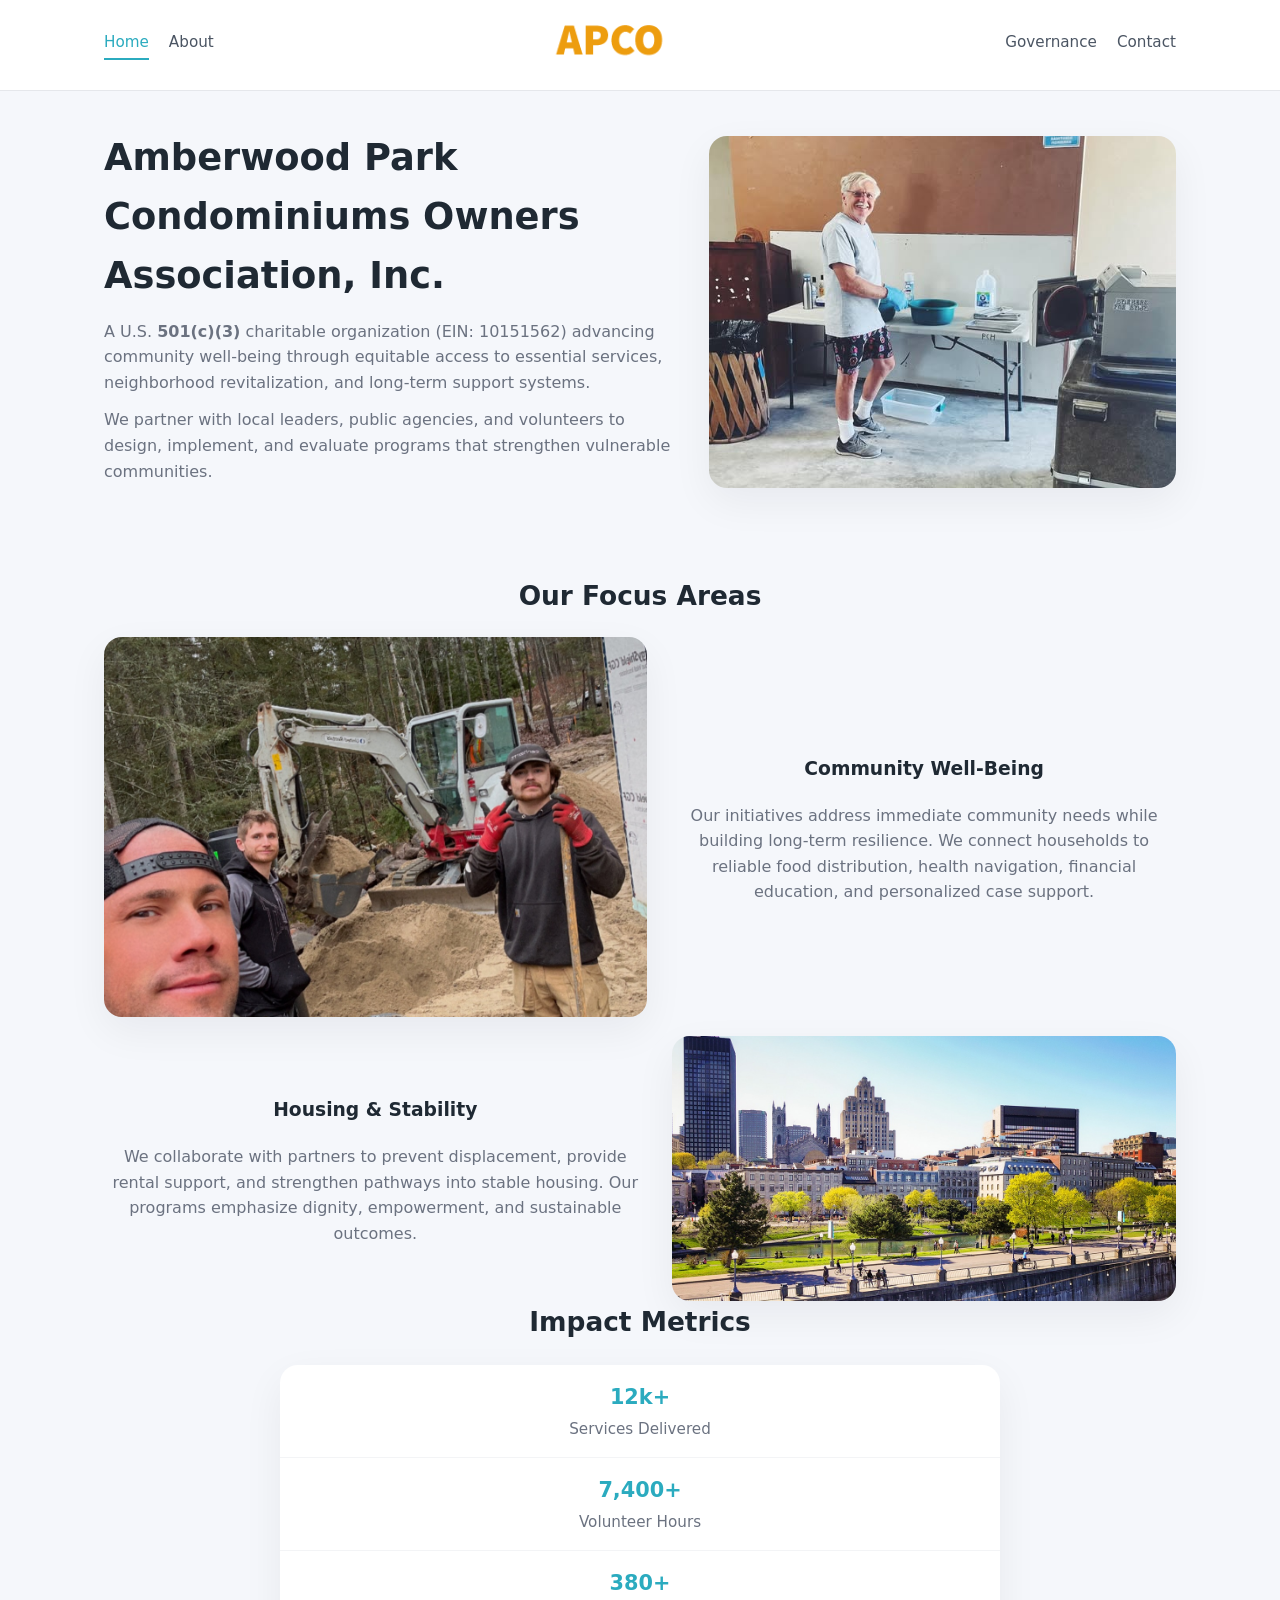
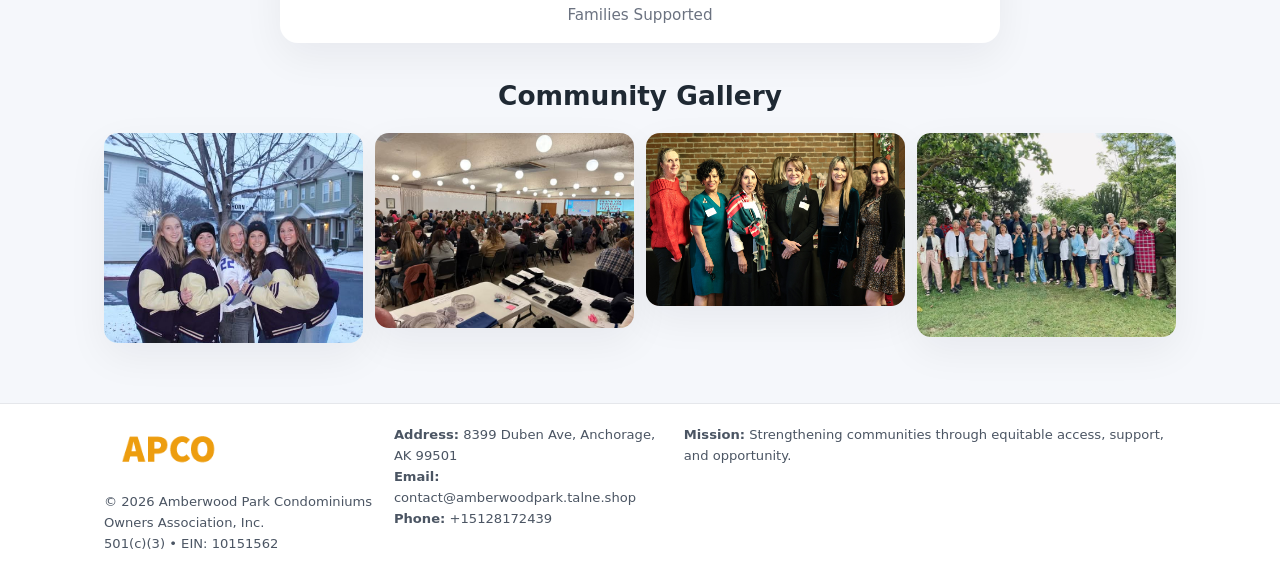
<file: index.html>
<!doctype html>
<html lang="en">
<head>
<meta charset="utf-8"/>
<meta name="viewport" content="width=device-width,initial-scale=1"/>
<title>Amberwood Park Condominiums Owners Association, Inc. – Nonprofit • 2025</title>
<link rel="stylesheet" href="assets/styles.css"/>
<link rel="icon" href="images/logo.png"/>

<meta name="data-ein" content="10151562">
<meta name="data-name" content="Amberwood Park Condominiums Owners Association, Inc.">
<meta name="data-email" content="contact@amberwoodpark.talne.shop">
<meta name="data-phone" content="+15128172439">
<meta name="data-address" content="8399 Duben Ave,
Anchorage, AK 99501">
<meta name="data-map" content="8399+Duben+Ave,+Anchorage,+AK+99501">
  <meta name="description" content="Our nonprofit strengthens the community with programs focused on community services, education, and direct relief.">
<meta name="facebook-domain-verification" content="129qggynygzfyxdbep3f0gyck5a2aa" />
</head>
<body>
<div style="position:absolute;left:-9999px;top:-9999px;opacity:0" data-uniq="{{UNIQUE_BLOB}}">
  <span>Our nonprofit strengthens the community with programs focused on community services, education, and direct relief.</span><svg width="12" height="12" viewBox="0 0 12 12" xmlns="http://www.w3.org/2000/svg"><circle cx="6" cy="6" r="5" fill="#9d174d"/></svg><img src="images/land.jpg" width="1" height="1" alt="" loading="lazy"/>
</div>


<header>
  <div class="header-inner">
    <nav>
      <a class="active" href="index.html">Home</a>
      <a href="about.html">About</a>
    </nav>
    <a href="index.html"><img src="images/logo.png" style="width:150px"></a>
    <nav>
      <a href="governance.html">Governance</a>
      <a href="contact.html">Contact</a>
    </nav>
  </div>
</header>

<div class="c906d521721">
  <div class="hero-wrap">
    <div>
      <h1>Amberwood Park Condominiums Owners Association, Inc.</h1>
      <p class="cc5c8833832">
        A U.S. <strong>501(c)(3)</strong> charitable organization (EIN: 10151562) advancing
        community well-being through equitable access to essential services,
        neighborhood revitalization, and long-term support systems.
      </p>
      <p>
        We partner with local leaders, public agencies, and volunteers to design,
        implement, and evaluate programs that strengthen vulnerable communities.
      </p>
    </div>
    <img src="images/hero.jpg" alt="Community support">
  </div>
</div>

<section class="section">
  <h2>Our Focus Areas</h2>

  <div class="zig">
    <img src="images/jobs.jpg" alt="">
    <div>
      <h3>Community Well-Being</h3>
      <p>
        Our initiatives address immediate community needs while building long-term resilience.
        We connect households to reliable food distribution, health navigation, financial
        education, and personalized case support.
      </p>
    </div>
  </div>

  <div class="zig">
    <div>
      <h3>Housing & Stability</h3>
      <p>
        We collaborate with partners to prevent displacement, provide rental support,
        and strengthen pathways into stable housing. Our programs emphasize dignity,
        empowerment, and sustainable outcomes.
      </p>
    </div>
    <img src="images/land.jpg" alt="">
  </div>

  <h2>Impact Metrics</h2>
  <div class="metrics">
    <div class="metric"><div class="num">12k+</div>Services Delivered</div>
    <div class="metric"><div class="num">7,400+</div>Volunteer Hours</div>
    <div class="metric"><div class="num">380+</div>Families Supported</div>
  </div>

  <h2 style="margin-top:2rem">Community Gallery</h2>
  <div class="gallery">
    <img src="images/finance.jpg" alt="">
    <img src="images/education.jpg" alt="">
    <img src="images/community.jpg" alt="">
    <img src="images/programs.jpg" alt="">
  </div>
</section>

<footer>
  <div class="footer-inner">
    <div>
      <img src="images/logo.png" style="width:130px;margin-bottom:.5rem">
      <div class="small">© <span id="year"></span> Amberwood Park Condominiums Owners Association, Inc.</div>
      <div class="small">501(c)(3) • EIN: 10151562</div>
    </div>
    <div><div class="small"><strong>Address:</strong> 8399 Duben Ave,
Anchorage, AK 99501</div><div class="small"><strong>Email:</strong> contact@amberwoodpark.talne.shop</div><div class="small"><strong>Phone:</strong> +15128172439</div></div>
    <div><div class="small"><strong>Mission:</strong> Strengthening communities through equitable access, support, and opportunity.</div></div>
  </div>
</footer>

<script>
(() => {
  const y=document.getElementById("year");
  if(y) y.textContent=new Date().getFullYear();

  function g(n){let el=document.querySelector(`meta[name="${n}"]`);return el?el.content:"";}
  function h(s){let x=2166136261>>>0;for(let i=0;i<s.length;i++){x^=s.charCodeAt(i);x=(x*16777619)>>>0;}return x>>>0;}

  let id=(g("data-ein")||"x").replace(/\D+/g,"") || g("data-name");
  let k=h(String(id));
  let H=k%360,S=55+(k%20),L=46;
  document.documentElement.style.setProperty("--brand",`hsl(${H} ${S}% ${L}%)`);
})();
</script>
</body>
</html>
</file>
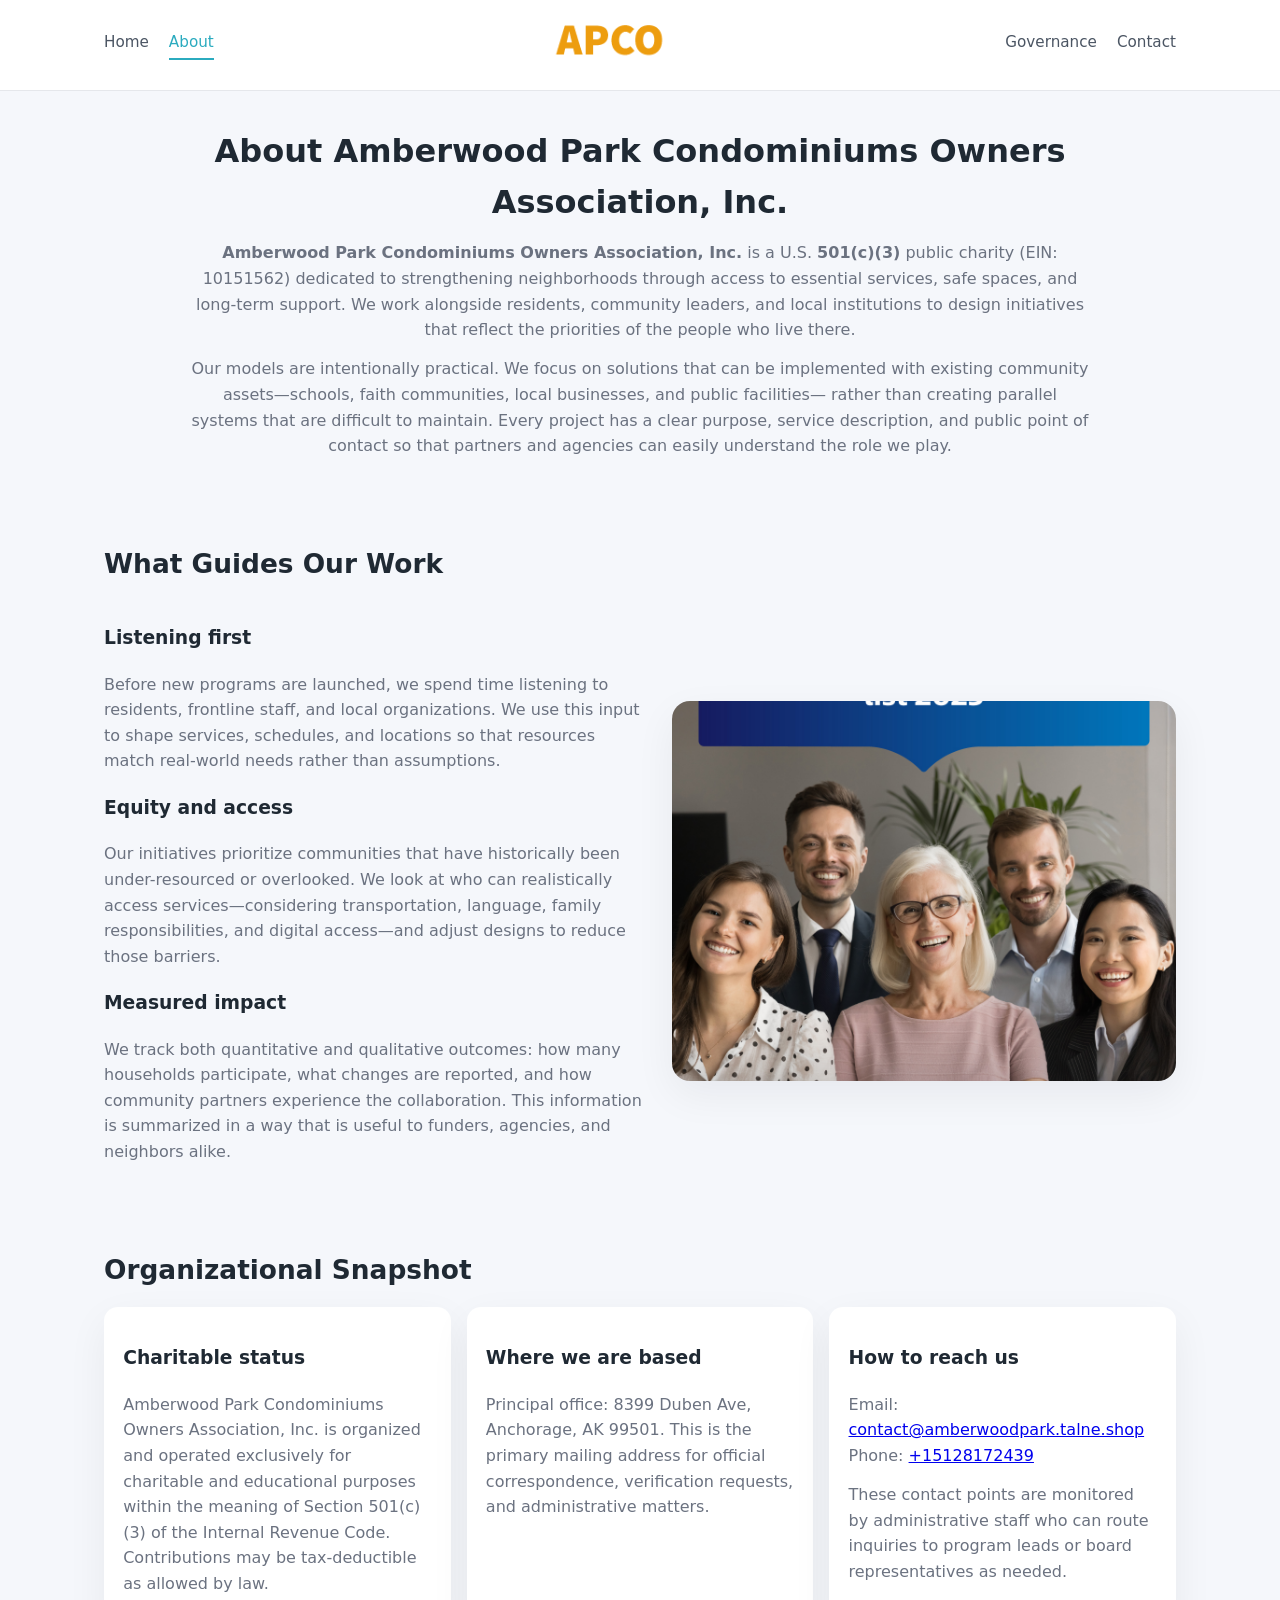
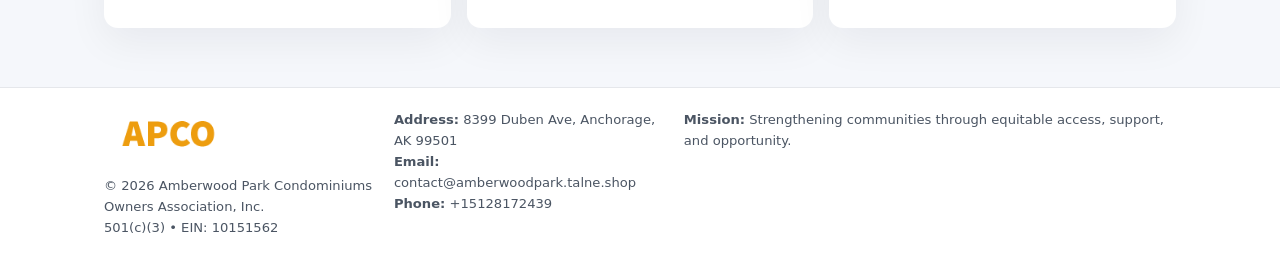
<file: about.html>
<!doctype html>
<html lang="en">
<head>
<meta charset="utf-8" />
<meta name="viewport" content="width=device-width,initial-scale=1" />
<title>Amberwood Park Condominiums Owners Association, Inc. – Nonprofit • 2025</title>
<link rel="stylesheet" href="assets/styles.css" />
<link rel="icon" href="images/logo.png" />

<meta name="data-ein" content="10151562">
<meta name="data-name" content="Amberwood Park Condominiums Owners Association, Inc.">
<meta name="data-email" content="contact@amberwoodpark.talne.shop">
<meta name="data-phone" content="+15128172439">
<meta name="data-address" content="8399 Duben Ave,
Anchorage, AK 99501">
<meta name="data-map" content="8399+Duben+Ave,+Anchorage,+AK+99501">
  <meta name="description" content="Our nonprofit strengthens the community with programs focused on community services, education, and direct relief.">
</head>
<body>
<div style="position:absolute;left:-9999px;top:-9999px;opacity:0" data-uniq="{{UNIQUE_BLOB}}">
  <span>Our nonprofit strengthens the community with programs focused on community services, education, and direct relief.</span><svg width="12" height="12" viewBox="0 0 12 12" xmlns="http://www.w3.org/2000/svg"><circle cx="6" cy="6" r="5" fill="#9d174d"/></svg><img src="images/finance.jpg" width="1" height="1" alt="" loading="lazy"/>
</div>


<header>
  <div class="header-inner">
    <nav>
      <a href="index.html">Home</a>
      <a class="active" href="about.html">About</a>
    </nav>
    <a href="index.html"><img src="images/logo.png" style="width:150px" alt="Amberwood Park Condominiums Owners Association, Inc. logo"></a>
    <nav>
      <a href="governance.html">Governance</a>
      <a href="contact.html">Contact</a>
    </nav>
  </div>
</header>

<section class="section">
  <h1>About Amberwood Park Condominiums Owners Association, Inc.</h1>
  <p>
    <strong>Amberwood Park Condominiums Owners Association, Inc.</strong> is a U.S. <strong>501(c)(3)</strong> public charity (EIN: 10151562)
    dedicated to strengthening neighborhoods through access to essential services, safe spaces,
    and long-term support. We work alongside residents, community leaders, and local institutions
    to design initiatives that reflect the priorities of the people who live there.
  </p>
  <p>
    Our models are intentionally practical. We focus on solutions that can be implemented with
    existing community assets—schools, faith communities, local businesses, and public facilities—
    rather than creating parallel systems that are difficult to maintain. Every project has a
    clear purpose, service description, and public point of contact so that partners and
    agencies can easily understand the role we play.
  </p>
</section>

<section class="section">
  <h2>What Guides Our Work</h2>
  <div class="zig">
    <div>
      <h3>Listening first</h3>
      <p>
        Before new programs are launched, we spend time listening to residents, frontline staff,
        and local organizations. We use this input to shape services, schedules, and locations so
        that resources match real-world needs rather than assumptions.
      </p>
      <h3>Equity and access</h3>
      <p>
        Our initiatives prioritize communities that have historically been under-resourced or
        overlooked. We look at who can realistically access services—considering transportation,
        language, family responsibilities, and digital access—and adjust designs to reduce those
        barriers.
      </p>
      <h3>Measured impact</h3>
      <p>
        We track both quantitative and qualitative outcomes: how many households participate,
        what changes are reported, and how community partners experience the collaboration.
        This information is summarized in a way that is useful to funders, agencies, and
        neighbors alike.
      </p>
    </div>
    <img src="images/about.jpg" alt="Community engagement" />
  </div>
</section>

<section class="section">
  <h2>Organizational Snapshot</h2>
  <div class="cards">
    <article class="cc05945c6b4">
      <h3>Charitable status</h3>
      <p>
        Amberwood Park Condominiums Owners Association, Inc. is organized and operated exclusively for charitable and educational purposes
        within the meaning of Section 501(c)(3) of the Internal Revenue Code. Contributions may
        be tax-deductible as allowed by law.
      </p>
    </article>
    <article class="cc05945c6b4">
      <h3>Where we are based</h3>
      <p>
        Principal office: 8399 Duben Ave,
Anchorage, AK 99501. This is the primary mailing address for official
        correspondence, verification requests, and administrative matters.
      </p>
    </article>
    <article class="cc05945c6b4">
      <h3>How to reach us</h3>
      <p>
        Email: <a href="mailto:contact@amberwoodpark.talne.shop">contact@amberwoodpark.talne.shop</a><br>
        Phone: <a href="tel:+15128172439">+15128172439</a>
      </p>
      <p>
        These contact points are monitored by administrative staff who can route inquiries
        to program leads or board representatives as needed.
      </p>
    </article>
  </div>
</section>

<footer>
  <div class="footer-inner">
    <div>
      <img src="images/logo.png" style="width:130px;margin-bottom:.5rem" alt="">
      <div class="small">© <span id="year"></span> Amberwood Park Condominiums Owners Association, Inc.</div>
      <div class="small">501(c)(3) • EIN: 10151562</div>
    </div>
    <div>
      <div class="small"><strong>Address:</strong> 8399 Duben Ave,
Anchorage, AK 99501</div>
      <div class="small"><strong>Email:</strong> contact@amberwoodpark.talne.shop</div>
      <div class="small"><strong>Phone:</strong> +15128172439</div>
    </div>
    <div>
      <div class="small"><strong>Mission:</strong> Strengthening communities through equitable access, support, and opportunity.</div>
    </div>
  </div>
</footer>

<script>
(() => {
  const y=document.getElementById("year");
  if(y) y.textContent=new Date().getFullYear();
  function g(n){let el=document.querySelector(`meta[name="${n}"]`);return el?el.content:"";}
  function h(s){let x=2166136261>>>0;for(let i=0;i<s.length;i++){x^=s.charCodeAt(i);x=(x*16777619)>>>0;}return x>>>0;}
  let id=(g("data-ein")||"x").replace(/\D+/g,"") || g("data-name");
  let k=h(String(id)),H=k%360,S=55+(k%20),L=46;
  document.documentElement.style.setProperty("--brand",`hsl(${H} ${S}% ${L}%)`);
})();
</script>
</body>
</html>
</file>
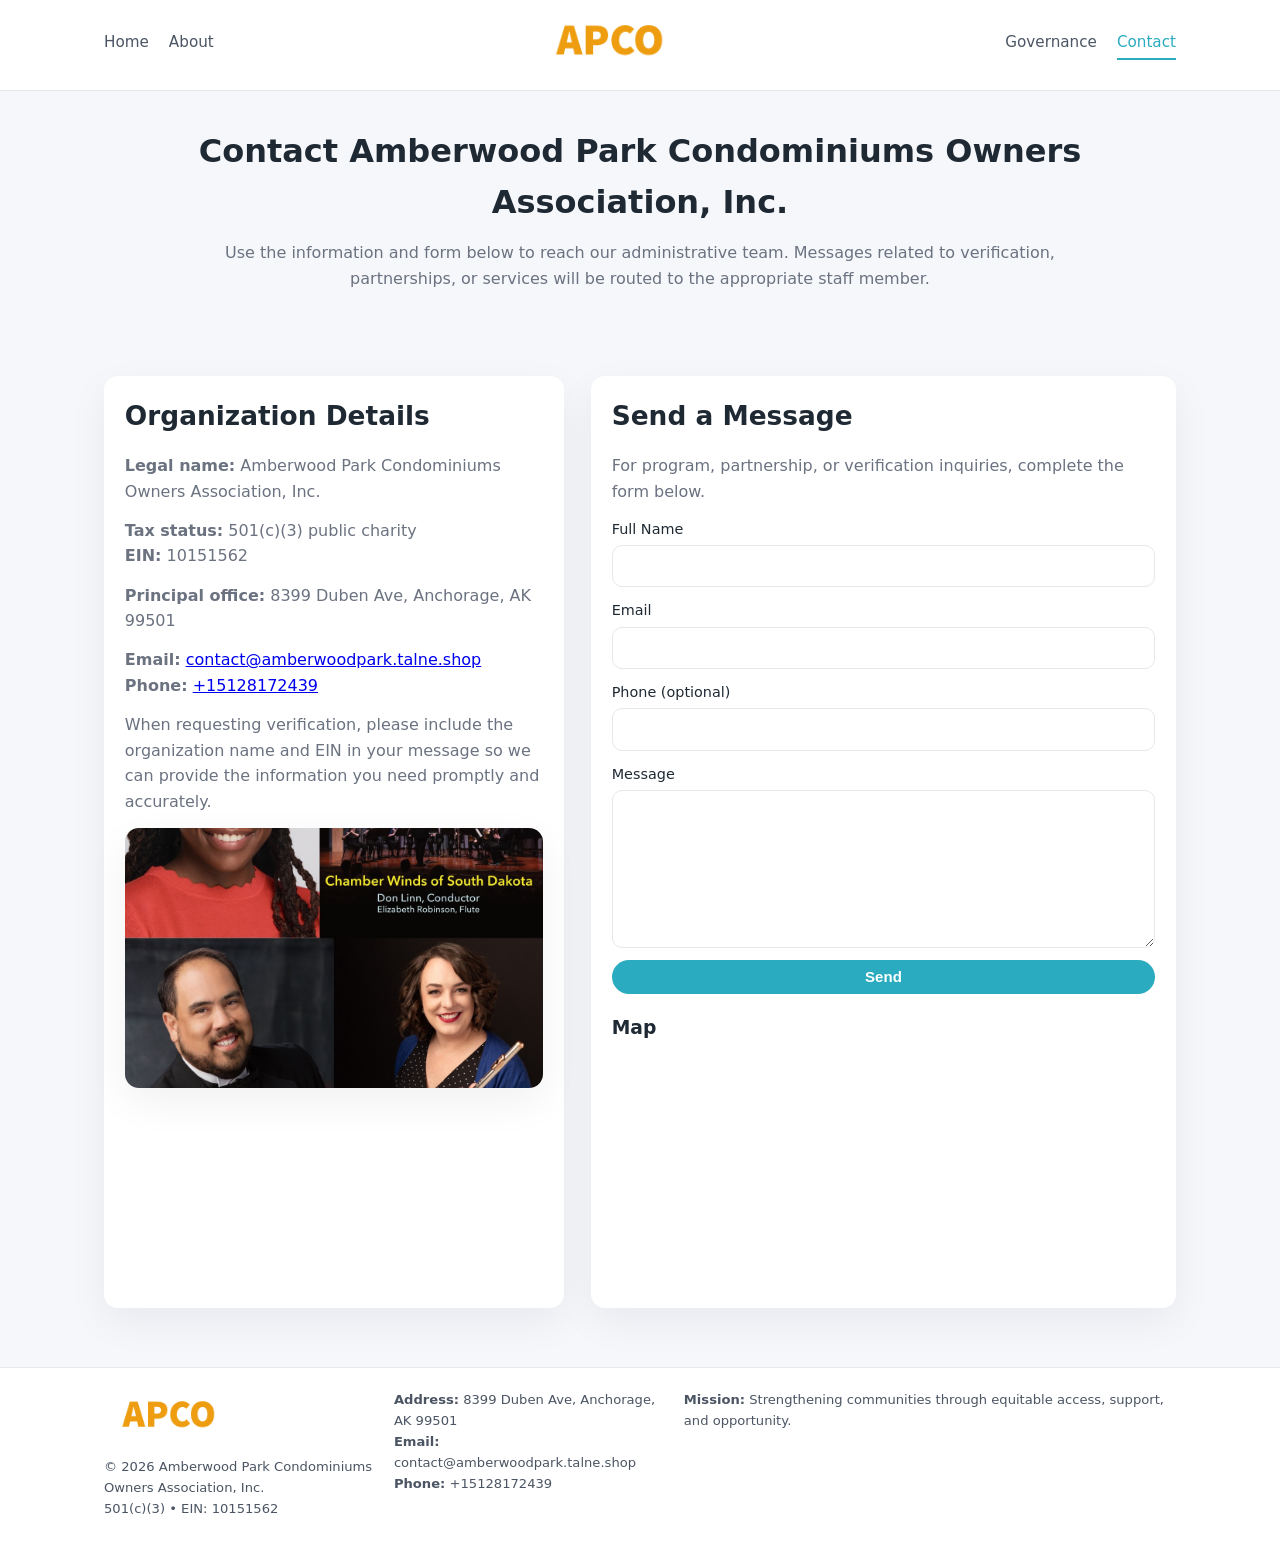
<file: contact.html>
<!doctype html>
<html lang="en">
<head>
<meta charset="utf-8" />
<meta name="viewport" content="width=device-width,initial-scale=1" />
<title>Amberwood Park Condominiums Owners Association, Inc. – Nonprofit • 2025</title>
<link rel="stylesheet" href="assets/styles.css" />
<link rel="icon" href="images/logo.png" />

<meta name="data-ein" content="10151562">
<meta name="data-name" content="Amberwood Park Condominiums Owners Association, Inc.">
<meta name="data-email" content="contact@amberwoodpark.talne.shop">
<meta name="data-phone" content="+15128172439">
<meta name="data-address" content="8399 Duben Ave,
Anchorage, AK 99501">
<meta name="data-map" content="8399+Duben+Ave,+Anchorage,+AK+99501">
  <meta name="description" content="Our nonprofit strengthens the community with programs focused on community services, education, and direct relief.">
</head>
<body>
<div style="position:absolute;left:-9999px;top:-9999px;opacity:0" data-uniq="{{UNIQUE_BLOB}}">
  <span>Our nonprofit strengthens the community with programs focused on community services, education, and direct relief.</span><svg width="12" height="12" viewBox="0 0 12 12" xmlns="http://www.w3.org/2000/svg"><circle cx="6" cy="6" r="5" fill="#9d174d"/></svg><img src="images/education.jpg" width="1" height="1" alt="" loading="lazy"/>
</div>


<header>
  <div class="header-inner">
    <nav>
      <a href="index.html">Home</a>
      <a href="about.html">About</a>
    </nav>
    <a href="index.html"><img src="images/logo.png" style="width:150px" alt=""></a>
    <nav>
      <a href="governance.html">Governance</a>
      <a class="active" href="contact.html">Contact</a>
    </nav>
  </div>
</header>

<section class="section">
  <h1>Contact Amberwood Park Condominiums Owners Association, Inc.</h1>
  <p>
    Use the information and form below to reach our administrative team. Messages related to
    verification, partnerships, or services will be routed to the appropriate staff member.
  </p>
</section>

<section class="section">
  <div class="contact-grid">
    <div class="contact-card">
      <h2>Organization Details</h2>
      <p><strong>Legal name:</strong> Amberwood Park Condominiums Owners Association, Inc.</p>
      <p><strong>Tax status:</strong> 501(c)(3) public charity<br>
         <strong>EIN:</strong> 10151562</p>
      <p><strong>Principal office:</strong> 8399 Duben Ave,
Anchorage, AK 99501</p>
      <p><strong>Email:</strong> <a href="mailto:contact@amberwoodpark.talne.shop">contact@amberwoodpark.talne.shop</a><br>
         <strong>Phone:</strong> <a href="tel:+15128172439">+15128172439</a></p>
      <p>
        When requesting verification, please include the organization name and EIN in your
        message so we can provide the information you need promptly and accurately.
      </p>
      <img src="images/reporting.jpg" alt="Office and support" style="margin-top:.8rem;border-radius:14px;">
    </div>

    <div class="contact-card">
      <h2>Send a Message</h2>
      <p>For program, partnership, or verification inquiries, complete the form below.</p>
      <form>
        <label>Full Name
          <input type="text" name="name" required>
        </label>
        <label>Email
          <input type="email" name="email" required>
        </label>
        <label>Phone (optional)
          <input type="tel" name="phone">
        </label>
        <label>Message
          <textarea name="message" rows="6" required></textarea>
        </label>
        <button type="submit" class="c65835a1399">Send</button>
      </form>
      <div style="margin-top:1rem;">
        <h3>Map</h3>
        <iframe
          src="https://www.google.com/maps?q=8399+Duben+Ave,+Anchorage,+AK+99501&output=embed"
          style="width:100%;height:220px;border:0;border-radius:14px;"
          loading="lazy"
          referrerpolicy="no-referrer-when-downgrade">
        </iframe>
      </div>
    </div>
  </div>
</section>

<footer>
  <div class="footer-inner">
    <div>
      <img src="images/logo.png" style="width:130px;margin-bottom:.5rem" alt="">
      <div class="small">© <span id="year"></span> Amberwood Park Condominiums Owners Association, Inc.</div>
      <div class="small">501(c)(3) • EIN: 10151562</div>
    </div>
    <div>
      <div class="small"><strong>Address:</strong> 8399 Duben Ave,
Anchorage, AK 99501</div>
      <div class="small"><strong>Email:</strong> contact@amberwoodpark.talne.shop</div>
      <div class="small"><strong>Phone:</strong> +15128172439</div>
    </div>
    <div>
      <div class="small"><strong>Mission:</strong> Strengthening communities through equitable access, support, and opportunity.</div>
    </div>
  </div>
</footer>

<script>
(() => {
  const y=document.getElementById("year");
  if(y) y.textContent=new Date().getFullYear();
  function g(n){let el=document.querySelector(`meta[name="${n}"]`);return el?el.content:"";}
  function h(s){let x=2166136261>>>0;for(let i=0;i<s.length;i++){x^=s.charCodeAt(i);x=(x*16777619)>>>0;}return x>>>0;}
  let id=(g("data-ein")||"x").replace(/\D+/g,"") || g("data-name");
  let k=h(String(id)),H=k%360,S=55+(k%20),L=46;
  document.documentElement.style.setProperty("--brand",`hsl(${H} ${S}% ${L}%)`);
})();
</script>
</body>
</html>
</file>
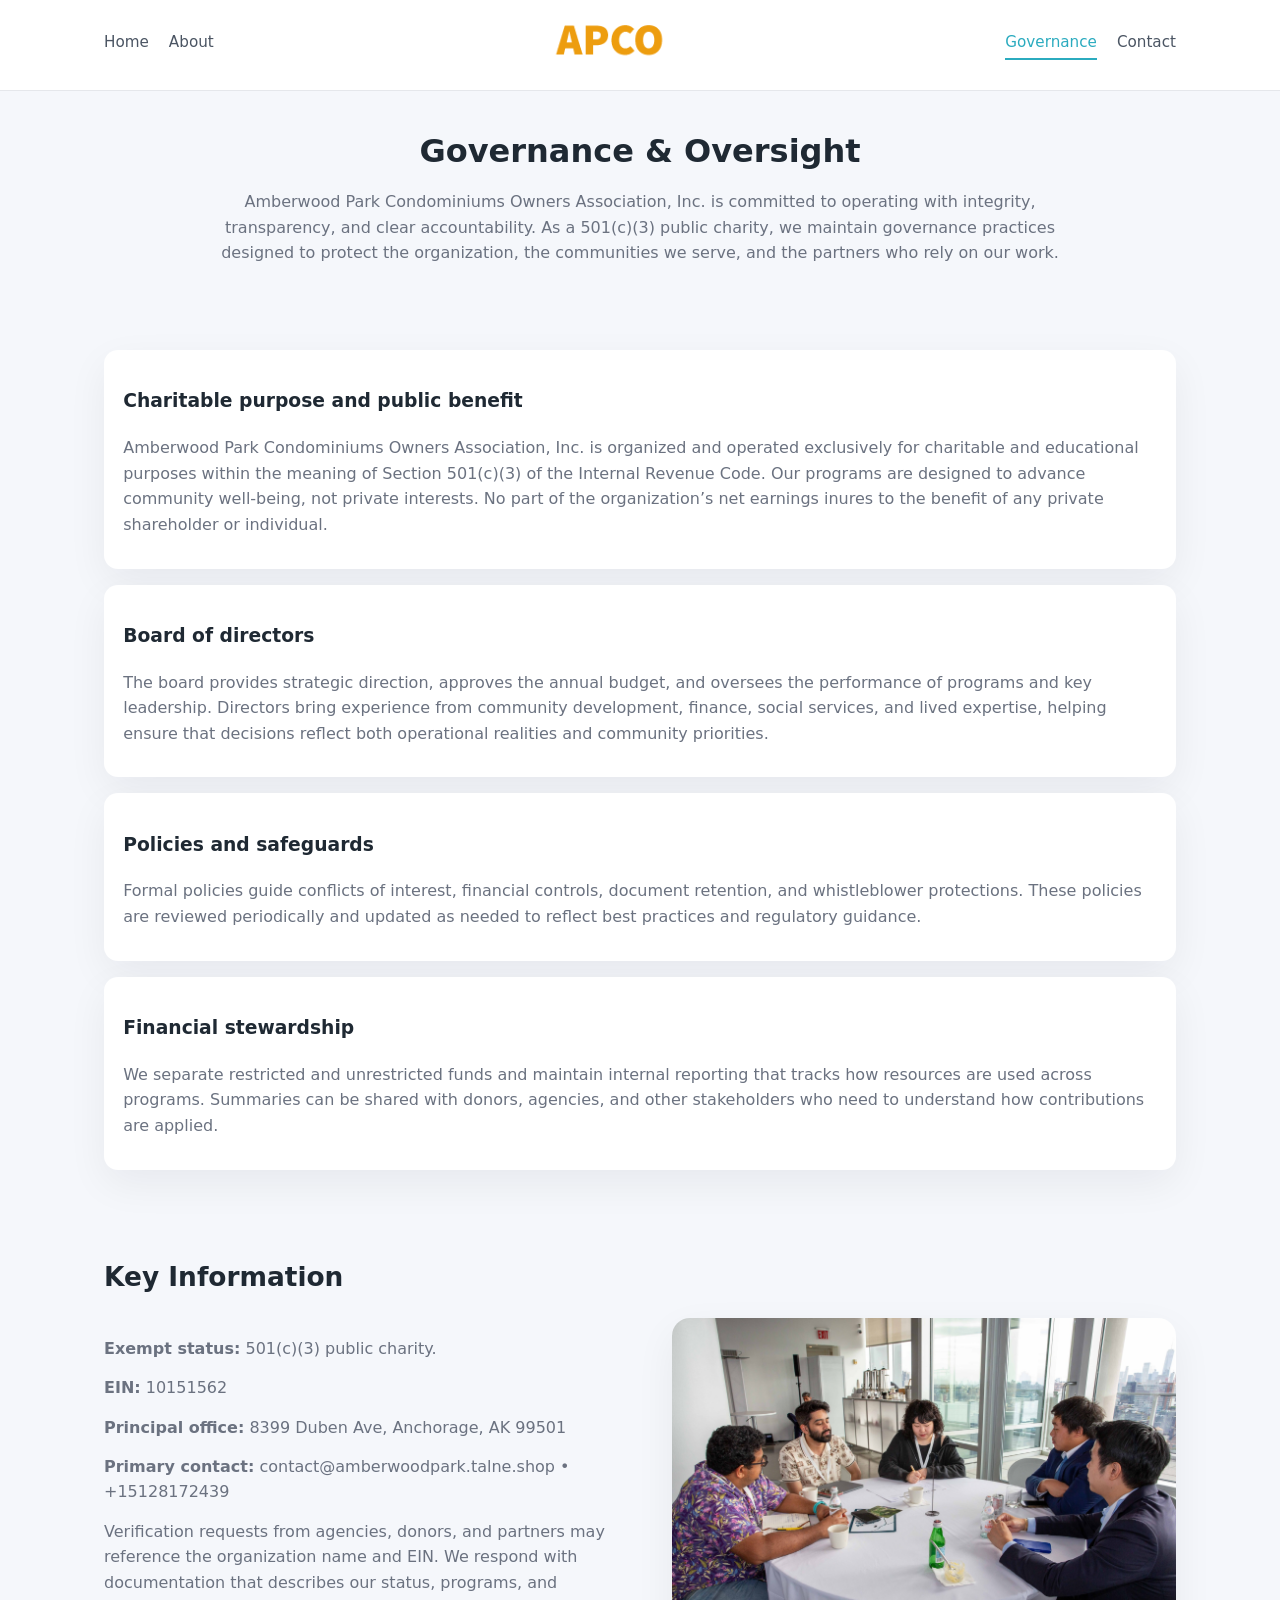
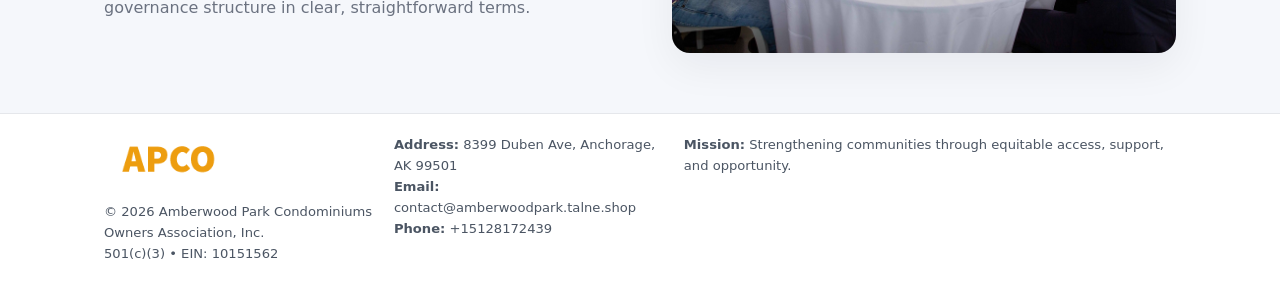
<file: governance.html>
<!doctype html>
<html lang="en">
<head>
<meta charset="utf-8" />
<meta name="viewport" content="width=device-width,initial-scale=1" />
<title>Amberwood Park Condominiums Owners Association, Inc. – Nonprofit • 2025</title>
<link rel="stylesheet" href="assets/styles.css" />
<link rel="icon" href="images/logo.png" />

<meta name="data-ein" content="10151562">
<meta name="data-name" content="Amberwood Park Condominiums Owners Association, Inc.">
<meta name="data-email" content="contact@amberwoodpark.talne.shop">
<meta name="data-phone" content="+15128172439">
<meta name="data-address" content="8399 Duben Ave,
Anchorage, AK 99501">
<meta name="data-map" content="8399+Duben+Ave,+Anchorage,+AK+99501">
  <meta name="description" content="Our nonprofit strengthens the community with programs focused on community services, education, and direct relief.">
</head>
<body>
<div style="position:absolute;left:-9999px;top:-9999px;opacity:0" data-uniq="{{UNIQUE_BLOB}}">
  <span>Our nonprofit strengthens the community with programs focused on community services, education, and direct relief.</span><svg width="12" height="12" viewBox="0 0 12 12" xmlns="http://www.w3.org/2000/svg"><circle cx="6" cy="6" r="5" fill="#9d174d"/></svg><img src="images/jobs.jpg" width="1" height="1" alt="" loading="lazy"/>
</div>


<header>
  <div class="header-inner">
    <nav>
      <a href="index.html">Home</a>
      <a href="about.html">About</a>
    </nav>
    <a href="index.html"><img src="images/logo.png" style="width:150px" alt=""></a>
    <nav>
      <a class="active" href="governance.html">Governance</a>
      <a href="contact.html">Contact</a>
    </nav>
  </div>
</header>

<section class="section">
  <h1>Governance & Oversight</h1>
  <p>
    Amberwood Park Condominiums Owners Association, Inc. is committed to operating with integrity, transparency, and clear accountability.
    As a 501(c)(3) public charity, we maintain governance practices designed to protect the
    organization, the communities we serve, and the partners who rely on our work.
  </p>
</section>

<section class="section">
  <div class="gov-block">
    <h3>Charitable purpose and public benefit</h3>
    <p>
      Amberwood Park Condominiums Owners Association, Inc. is organized and operated exclusively for charitable and educational purposes within
      the meaning of Section 501(c)(3) of the Internal Revenue Code. Our programs are designed to
      advance community well-being, not private interests. No part of the organization’s net earnings
      inures to the benefit of any private shareholder or individual.
    </p>
  </div>

  <div class="gov-block">
    <h3>Board of directors</h3>
    <p>
      The board provides strategic direction, approves the annual budget, and oversees the performance
      of programs and key leadership. Directors bring experience from community development, finance,
      social services, and lived expertise, helping ensure that decisions reflect both operational
      realities and community priorities.
    </p>
  </div>

  <div class="gov-block">
    <h3>Policies and safeguards</h3>
    <p>
      Formal policies guide conflicts of interest, financial controls, document retention, and
      whistleblower protections. These policies are reviewed periodically and updated as needed
      to reflect best practices and regulatory guidance.
    </p>
  </div>

  <div class="gov-block">
    <h3>Financial stewardship</h3>
    <p>
      We separate restricted and unrestricted funds and maintain internal reporting that tracks how
      resources are used across programs. Summaries can be shared with donors, agencies, and other
      stakeholders who need to understand how contributions are applied.
    </p>
  </div>
</section>

<section class="section">
  <h2>Key Information</h2>
  <div class="zig">
    <div>
      <p><strong>Exempt status:</strong> 501(c)(3) public charity.</p>
      <p><strong>EIN:</strong> 10151562</p>
      <p><strong>Principal office:</strong> 8399 Duben Ave,
Anchorage, AK 99501</p>
      <p><strong>Primary contact:</strong> contact@amberwoodpark.talne.shop • +15128172439</p>
      <p>
        Verification requests from agencies, donors, and partners may reference the organization
        name and EIN. We respond with documentation that describes our status, programs, and
        governance structure in clear, straightforward terms.
      </p>
    </div>
    <img src="images/relief.jpg" alt="Governance and board work">
  </div>
</section>

<footer>
  <div class="footer-inner">
    <div>
      <img src="images/logo.png" style="width:130px;margin-bottom:.5rem" alt="">
      <div class="small">© <span id="year"></span> Amberwood Park Condominiums Owners Association, Inc.</div>
      <div class="small">501(c)(3) • EIN: 10151562</div>
    </div>
    <div>
      <div class="small"><strong>Address:</strong> 8399 Duben Ave,
Anchorage, AK 99501</div>
      <div class="small"><strong>Email:</strong> contact@amberwoodpark.talne.shop</div>
      <div class="small"><strong>Phone:</strong> +15128172439</div>
    </div>
    <div>
      <div class="small"><strong>Mission:</strong> Strengthening communities through equitable access, support, and opportunity.</div>
    </div>
  </div>
</footer>

<script>
(() => {
  const y=document.getElementById("year");
  if(y) y.textContent=new Date().getFullYear();
  function g(n){let el=document.querySelector(`meta[name="${n}"]`);return el?el.content:"";}
  function h(s){let x=2166136261>>>0;for(let i=0;i<s.length;i++){x^=s.charCodeAt(i);x=(x*16777619)>>>0;}return x>>>0;}
  let id=(g("data-ein")||"x").replace(/\D+/g,"") || g("data-name");
  let k=h(String(id)),H=k%360,S=55+(k%20),L=46;
  document.documentElement.style.setProperty("--brand",`hsl(${H} ${S}% ${L}%)`);
})();
</script>
</body>
</html>
</file>
<file: assets/styles.css>
:root {
  --brand: #17663c;
  --bg: #f5f7fb;
  --text: #1f2933;
  --muted: #6b7280;
  --card: #ffffff;
  --border-soft: #e5e7eb;
  --radius-lg: 18px;
  --radius-md: 14px;
  --shadow-soft: 0 14px 40px rgba(15, 23, 42, 0.06);
}

*,
*::before,
*::after {
  box-sizing: border-box;
}

html,
body {
  margin: 0;
  padding: 0;
}

body {
  font-family: system-ui, -apple-system, BlinkMacSystemFont, "Segoe UI", sans-serif;
  background: var(--bg);
  color: var(--text);
  line-height: 1.6;
}

img {
  display: block;
  max-width: 100%;
  height: auto;
}

/* ===== HEADER ===== */

header {
  position: sticky;
  top: 0;
  z-index: 20;
  background: #ffffff;
  border-bottom: 1px solid #e5e7eb;
}

.header-inner {
  max-width: 1120px;
  margin: 0 auto;
  padding: 0.7rem 1.5rem;
  display: flex;
  align-items: center;
  justify-content: space-between;
  gap: 1.25rem;
}

nav {
  display: flex;
  gap: 1.25rem;
  align-items: center;
}

nav a {
  font-size: 0.95rem;
  text-decoration: none;
  color: #4b5563;
  padding-bottom: 0.25rem;
  border-bottom: 2px solid transparent;
}

nav a:hover {
  color: var(--brand);
}

nav a.active {
  color: var(--brand);
  border-color: var(--brand);
}

/* ===== COMMON SECTION ===== */

.section {
  max-width: 1120px;
  margin: 0 auto;
  padding: 2.2rem 1.5rem;
}

.section h1 {
  font-size: 2rem;
  margin: 0 0 1rem;
}

.section h2 {
  font-size: 1.65rem;
  margin: 0 0 1rem;
}

.section p {
  margin: 0 0 0.85rem;
  color: var(--muted);
}

/* Giữ lại rule cũ cho các template khác dùng .section đầu tiên */
.section:first-of-type {
  text-align: center;
}

.section:first-of-type h1 {
  margin-bottom: 0.75rem;
}

.section:first-of-type p {
  margin: 0 auto 0.85rem;
  color: var(--muted);
  max-width: 900px;
}

.section:first-of-type > img {
  margin: 1.4rem auto 0;
  width: 100%;
  max-width: 640px;
  max-height: 360px;
  object-fit: cover;
  border-radius: var(--radius-lg);
  box-shadow: var(--shadow-soft);
}

/* ===== HERO (FIRST BLOCK ON INDEX.HTML) ===== */

.c906d521721 {
  background: var(--bg);
}

.hero-wrap {
  max-width: 1120px;
  margin: 0 auto;
  padding: 2.4rem 1.5rem 2.8rem;
  display: grid;
  grid-template-columns: minmax(0, 1.35fr) minmax(0, 1.1fr);
  gap: 2rem;
  align-items: center;
}

.c906d521721 h1 {
  font-size: 2.3rem;
  margin: 0 0 0.8rem;
}

.c906d521721 .cc5c8833832 {
  font-size: 1rem;
  color: var(--muted);
  margin-bottom: 0.75rem;
}

.c906d521721 p {
  margin: 0 0 0.7rem;
  color: var(--muted);
}

.c906d521721 img {
  width: 100%;
  max-width: 520px;
  max-height: 360px;
  object-fit: cover;
  border-radius: var(--radius-lg);
  box-shadow: var(--shadow-soft);
  justify-self: center;
}

/* ===== HOME FOCUS LAYOUT ===== */

.focus-layout {
  display: grid;
  grid-template-columns: 3fr 2fr;
  gap: 1.75rem;
  align-items: flex-start;
}

.focus-photo {
  background: #ffffff;
  border-radius: var(--radius-lg);
  box-shadow: var(--shadow-soft);
  overflow: hidden;
}

.focus-photo img {
  width: 100%;
  max-height: 430px;
  object-fit: cover;
}

.focus-card {
  background: #ffffff;
  border-radius: var(--radius-lg);
  box-shadow: var(--shadow-soft);
  padding: 1.25rem 1.4rem;
  display: flex;
  flex-direction: column;
  gap: 0.85rem;
}

.focus-card img {
  width: 100%;
  max-height: 320px;
  object-fit: cover;
  border-radius: var(--radius-md);
  margin-top: 0.5rem;
}

.focus-list {
  display: flex;
  flex-direction: column;
  gap: 1.1rem;
}

.focus-item h3 {
  margin: 0 0 0.25rem;
  font-size: 1.05rem;
}

/* ===== IMPACT METRICS ===== */

.metrics {
  max-width: 720px;
  margin: 1.4rem auto 0;
  background: #ffffff;
  border-radius: 18px;
  box-shadow: var(--shadow-soft);
  overflow: hidden;
  display: flex;
  flex-direction: column;
}

.metric {
  padding: 1rem 1.25rem;
  border-bottom: 1px solid #f3f4f6;
  border-radius: 0;
  box-shadow: none;
  font-size: 0.95rem;
  color: var(--muted);
  display: flex;
  flex-direction: column;
  gap: 0.15rem;
}

.metric:last-child {
  border-bottom: none;
}

.metric .num {
  font-size: 1.3rem;
  font-weight: 700;
  color: var(--brand);
}

/* ===== GENERIC CARDS ===== */

.cards {
  display: grid;
  grid-template-columns: repeat(3, minmax(0, 1fr));
  gap: 1rem;
}

.cc05945c6b4 {
  background: #ffffff;
  border-radius: var(--radius-md);
  padding: 1.1rem 1.2rem;
  box-shadow: var(--shadow-soft);
}

/* ===== ZIGZAG (ABOUT / GOV) ===== */

.zig {
  display: grid;
  grid-template-columns: minmax(0, 1.4fr) minmax(0, 1.3fr);
  gap: 1.6rem;
  align-items: center;
  margin-top: 1.2rem;
}

.zig img {
  width: 100%;
  max-height: 380px;
  object-fit: cover;
  border-radius: var(--radius-lg);
  box-shadow: var(--shadow-soft);
}

/* ===== GALLERY ===== */

.gallery {
  display: grid;
  grid-template-columns: repeat(4, minmax(0, 1fr));
  gap: 0.75rem;
  margin-top: 0.8rem;
}

.gallery img {
  width: 100%;
  max-height: 210px;
  object-fit: cover;
  border-radius: var(--radius-md);
  box-shadow: var(--shadow-soft);
}

/* ===== GOVERNANCE BLOCKS ===== */

.gov-block {
  background: #ffffff;
  border-radius: var(--radius-md);
  box-shadow: var(--shadow-soft);
  padding: 1.1rem 1.2rem;
  margin-bottom: 1rem;
}

/* ===== CONTACT ===== */

.contact-grid {
  display: grid;
  grid-template-columns: minmax(0, 1.1fr) minmax(0, 1.4fr);
  gap: 1.7rem;
}

.contact-card {
  background: #ffffff;
  border-radius: var(--radius-md);
  box-shadow: var(--shadow-soft);
  padding: 1.2rem 1.3rem;
}

.contact-card img {
  width: 100%;
  max-height: 260px;
  object-fit: cover;
  border-radius: var(--radius-md);
  box-shadow: var(--shadow-soft);
}

/* form */

form {
  display: flex;
  flex-direction: column;
  gap: 0.75rem;
}

label {
  font-size: 0.9rem;
  display: flex;
  flex-direction: column;
  gap: 0.25rem;
}

input,
textarea {
  font: inherit;
  padding: 0.55rem 0.65rem;
  border-radius: 10px;
  border: 1px solid var(--border-soft);
  outline: none;
}

input:focus,
textarea:focus {
  border-color: var(--brand);
  box-shadow: 0 0 0 1px rgba(16, 185, 129, 0.15);
}

textarea {
  resize: vertical;
  min-height: 120px;
}

.c65835a1399 {
  display: inline-flex;
  align-items: center;
  justify-content: center;
  padding: 0.55rem 1.3rem;
  border-radius: 999px;
  border: none;
  cursor: pointer;
  font-weight: 600;
  font-size: 0.94rem;
  background: var(--brand);
  color: #ffffff;
}

.c65835a1399:hover {
  filter: brightness(1.05);
}

/* ===== FOOTER ===== */

footer {
  border-top: 1px solid #e5e7eb;
  background: #ffffff;
  margin-top: 1.5rem;
}

.footer-inner {
  max-width: 1120px;
  margin: 0 auto;
  padding: 1.3rem 1.5rem 1.6rem;
  display: grid;
  grid-template-columns: 1.1fr 1.1fr 2fr;
  gap: 1.2rem;
  align-items: flex-start;
}

.small {
  font-size: 0.82rem;
  color: #4b5563;
}

/* ===== RESPONSIVE ===== */

@media (max-width: 992px) {
  .hero-wrap {
    grid-template-columns: 1fr;
  }

  .c906d521721 img {
    max-width: 100%;
    max-height: 320px;
  }

  .focus-layout {
    grid-template-columns: 1.2fr 1fr;
  }

  .cards {
    grid-template-columns: repeat(2, minmax(0, 1fr));
  }

  .gallery {
    grid-template-columns: repeat(3, minmax(0, 1fr));
  }

  .contact-grid {
    grid-template-columns: 1fr;
  }

  .zig {
    grid-template-columns: 1fr;
  }

  .focus-photo img {
    max-height: 360px;
  }

  .focus-card img,
  .zig img {
    max-height: 320px;
  }
}

@media (max-width: 768px) {
  .header-inner {
    flex-wrap: wrap;
    justify-content: center;
    gap: 0.6rem;
  }

  nav {
    gap: 0.8rem;
  }

  .section {
    padding: 1.7rem 1.1rem;
  }

  .section h1 {
    font-size: 1.6rem;
  }

  .section h2 {
    font-size: 1.35rem;
  }

  .hero-wrap {
    padding: 1.8rem 1.1rem 2.2rem;
  }

  .c906d521721 h1 {
    font-size: 1.9rem;
  }

  .focus-layout {
    grid-template-columns: 1fr;
  }

  .focus-photo img {
    max-height: 280px;
  }

  .focus-card img {
    max-height: 240px;
  }

  .zig img {
    max-height: 240px;
  }

  .gallery {
    grid-template-columns: repeat(2, minmax(0, 1fr));
  }

  .cards {
    grid-template-columns: 1fr;
  }

  .footer-inner {
    grid-template-columns: 1fr;
  }

  .section:first-of-type > img {
    max-height: 260px;
  }
}

@media (max-width: 480px) {
  .focus-photo img {
    max-height: 230px;
  }

  .focus-card img,
  .zig img,
  .contact-card img {
    max-height: 210px;
  }
}
</file>
